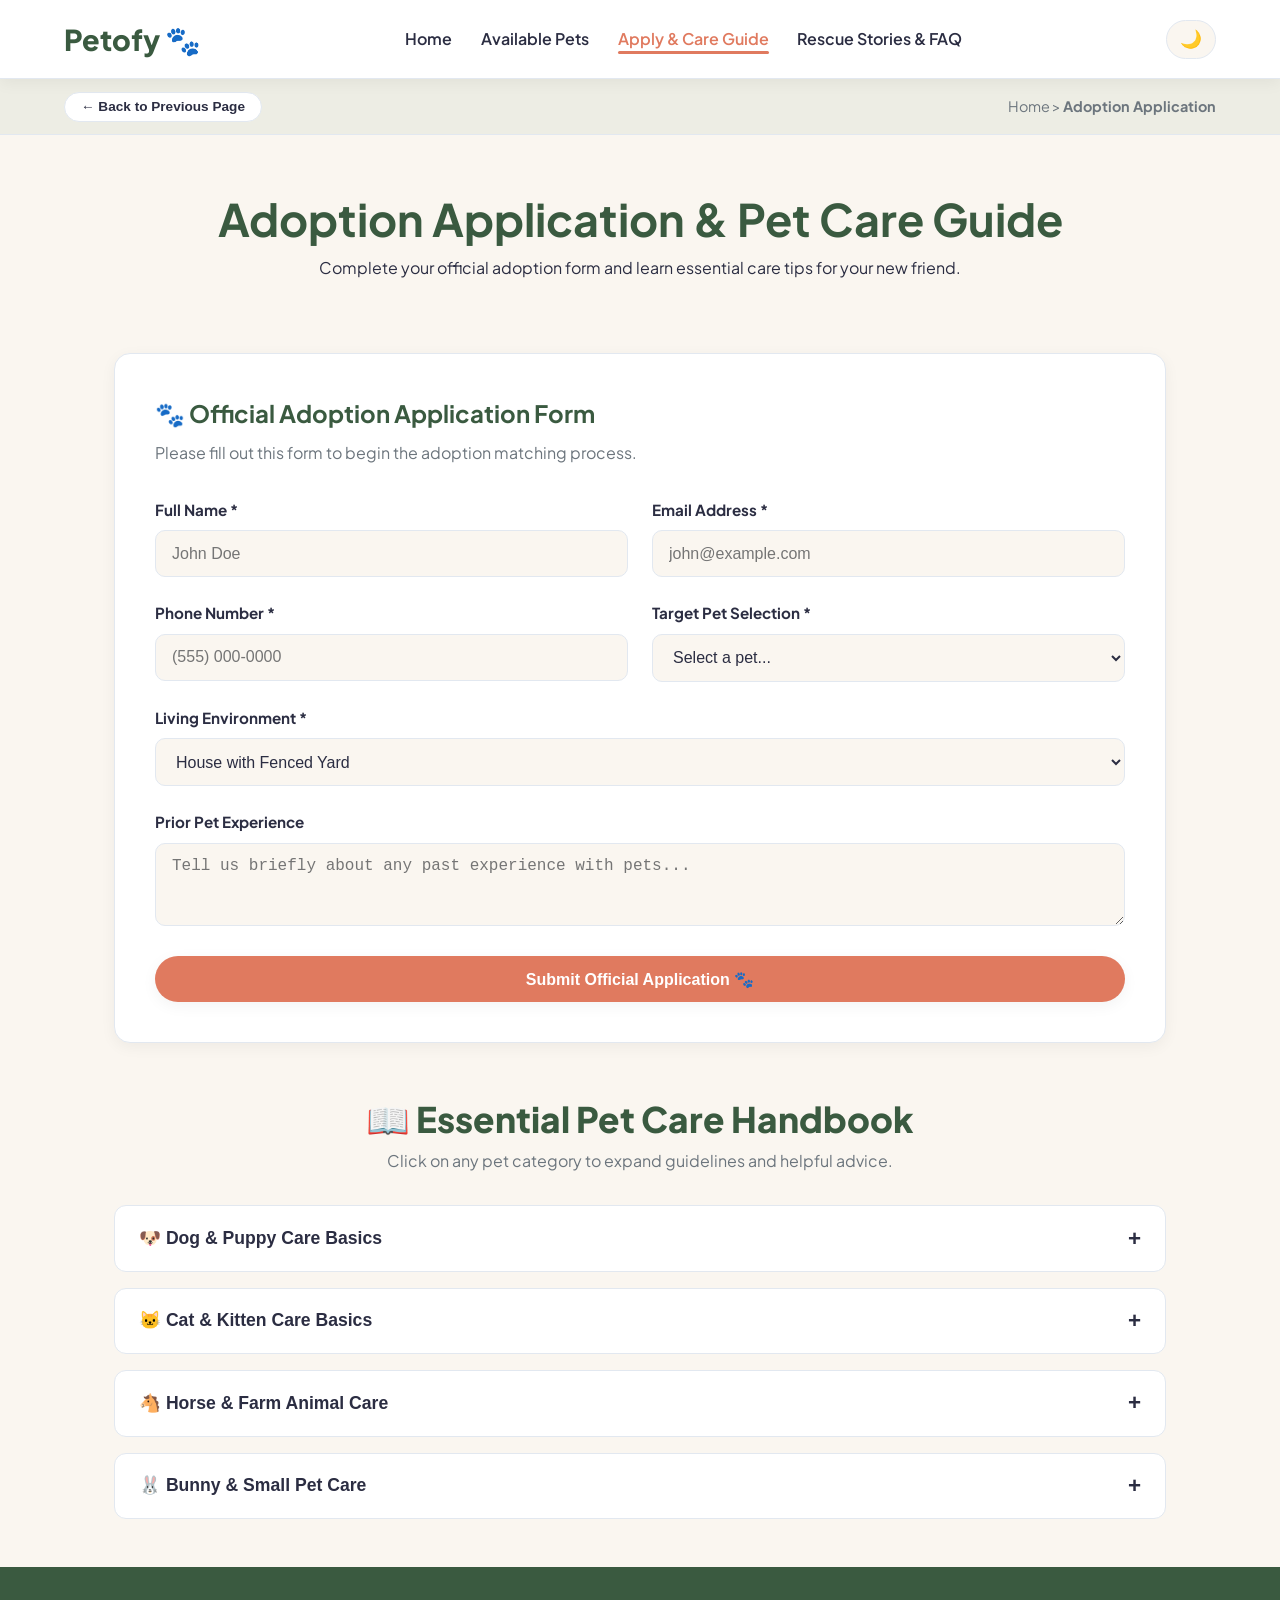
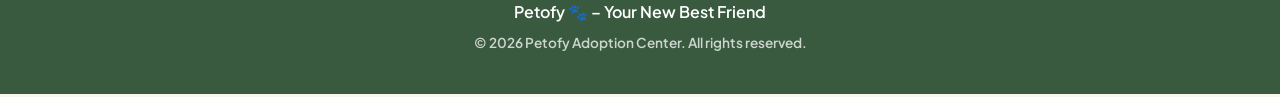
<file: apply.html>
<!DOCTYPE html>
<html lang="en">
<head>
    <meta charset="UTF-8">
    <meta name="viewport" content="width=device-width, initial-scale=1.0">
    <title>Adoption Application & Pet Care Guide – Petofy</title>
    <link rel="stylesheet" href="style.css">
    <link rel="preconnect" href="https://fonts.googleapis.com">
    <link rel="preconnect" href="https://fonts.gstatic.com" crossorigin>
    <link href="https://fonts.googleapis.com/css2?family=Plus+Jakarta+Sans:wght@400;500;600;700;800&display=swap" rel="stylesheet">
</head>
<body>

    <!-- Navigation Bar -->
    <nav class="navbar">
        <div class="nav-container">
            <a href="index.html" class="nav-logo">Petofy <span>🐾</span></a>
            <button class="hamburger" id="hamburgerBtn" aria-label="Toggle Navigation">☰</button>
            <ul class="nav-links" id="navLinks">
                <li><a href="index.html">Home</a></li>
                <li><a href="pets.html">Available Pets</a></li>
                <li><a href="apply.html" class="active">Apply & Care Guide</a></li>
                <li><a href="stories.html">Rescue Stories & FAQ</a></li>
            </ul>
            <button class="theme-toggle" id="themeToggleBtn" aria-label="Toggle Dark/Light Mode">🌙</button>
        </div>
    </nav>

    <!-- Breadcrumb Bar & Back Button -->
    <div class="breadcrumb-bar">
        <div class="breadcrumb-container">
            <button class="back-btn" id="backBtn">← Back to Previous Page</button>
            <span class="breadcrumb-path">Home &gt; <strong id="currentBreadcrumb">Adoption Application</strong></span>
        </div>
    </div>

    <!-- Page Header Banner -->
    <header class="pets-banner">
        <h1>Adoption Application & Pet Care Guide</h1>
        <p>Complete your official adoption form and learn essential care tips for your new friend.</p>
    </header>

    <main class="page-container">
        <!-- Application Form Section -->
        <section class="form-section">
            <div class="form-card">
                <h2>🐾 Official Adoption Application Form</h2>
                <p class="form-intro">Please fill out this form to begin the adoption matching process.</p>
                
                <div id="appSuccessAlert" class="alert-success hidden">
                    <h3>🎉 Application Received Successfully!</h3>
                    <p id="appSuccessText">Your application has been logged into our system.</p>
                    <p class="ref-tag">Confirmation ID: <strong id="appRefCode">#PET-2026-0000</strong></p>
                </div>

                <form id="adoptionForm">
                    <div class="form-row">
                        <div class="form-group">
                            <label for="applicantName">Full Name *</label>
                            <input type="text" id="applicantName" placeholder="John Doe" required>
                        </div>
                        <div class="form-group">
                            <label for="applicantEmail">Email Address *</label>
                            <input type="email" id="applicantEmail" placeholder="john@example.com" required>
                        </div>
                    </div>

                    <div class="form-row">
                        <div class="form-group">
                            <label for="applicantPhone">Phone Number *</label>
                            <input type="tel" id="applicantPhone" placeholder="(555) 000-0000" required>
                        </div>
                        <div class="form-group">
                            <label for="targetPet">Target Pet Selection *</label>
                            <select id="targetPet" required>
                                <option value="">Select a pet...</option>
                                <option value="Coco">Coco – Persian Cat (20 Days)</option>
                                <option value="Rex">Rex – Golden Retriever (2 Years)</option>
                                <option value="Icy">Icy – Donkey (1 Year)</option>
                                <option value="Frost">Frost – Horse (1.5 Years)</option>
                                <option value="Bella">Bella – Bunny (6 Months)</option>
                                <option value="Milo">Milo – Siamese Cat (1 Year)</option>
                                <option value="Luna">Luna – French Bulldog (8 Months)</option>
                                <option value="Barnaby">Barnaby – Pygmy Goat (2 Years)</option>
                            </select>
                        </div>
                    </div>

                    <div class="form-group">
                        <label for="homeType">Living Environment *</label>
                        <select id="homeType" required>
                            <option value="House with Fenced Yard">House with Fenced Yard</option>
                            <option value="Apartment / Condo">Apartment / Condo</option>
                            <option value="Farm / Acreage">Farm / Acreage</option>
                        </select>
                    </div>

                    <div class="form-group">
                        <label for="experience">Prior Pet Experience</label>
                        <textarea id="experience" rows="3" placeholder="Tell us briefly about any past experience with pets..."></textarea>
                    </div>

                    <button type="submit" class="btn btn-accent btn-block">Submit Official Application 🐾</button>
                </form>
            </div>
        </section>

        <!-- Pet Care Handbook Accordion Section -->
        <section class="handbook-section">
            <div class="section-header">
                <h2>📖 Essential Pet Care Handbook</h2>
                <p>Click on any pet category to expand guidelines and helpful advice.</p>
            </div>

            <div class="accordion">
                <div class="accordion-item">
                    <button class="accordion-header">
                        <span>🐶 Dog & Puppy Care Basics</span>
                        <span class="accordion-icon">+</span>
                    </button>
                    <div class="accordion-content">
                        <p><strong>Nutrition:</strong> Feed high-quality protein meals twice daily according to age and body weight.</p>
                        <p><strong>Exercise:</strong> Ensure at least 45 minutes of active walk or play daily.</p>
                        <p><strong>Veterinary:</strong> Schedule annual vaccinations, flea/tick preventatives, and dental checks.</p>
                    </div>
                </div>

                <div class="accordion-item">
                    <button class="accordion-header">
                        <span>🐱 Cat & Kitten Care Basics</span>
                        <span class="accordion-icon">+</span>
                    </button>
                    <div class="accordion-content">
                        <p><strong>Litter Box:</strong> Keep clean daily and place in a low-traffic area.</p>
                        <p><strong>Scratching Posts:</strong> Provide sisal or cardboard scratchers to protect furniture.</p>
                        <p><strong>Hydration:</strong> Cats love running water; consider a stainless steel water fountain.</p>
                    </div>
                </div>

                <div class="accordion-item">
                    <button class="accordion-header">
                        <span>🐴 Horse & Farm Animal Care</span>
                        <span class="accordion-icon">+</span>
                    </button>
                    <div class="accordion-content">
                        <p><strong>Shelter:</strong> Require sturdy three-sided run-in sheds or dry barn stalls.</p>
                        <p><strong>Diet:</strong> Unlimited clean forage/hay alongside fresh non-freezing water supplies.</p>
                        <p><strong>Hoof Care:</strong> Trim hooves every 6 to 8 weeks with a certified farrier.</p>
                    </div>
                </div>

                <div class="accordion-item">
                    <button class="accordion-header">
                        <span>🐰 Bunny & Small Pet Care</span>
                        <span class="accordion-icon">+</span>
                    </button>
                    <div class="accordion-content">
                        <p><strong>Hay Supply:</strong> Timothy hay should comprise 80% of their daily diet.</p>
                        <p><strong>Chew Toys:</strong> Provide applewood sticks or cardboard tunnels to keep teeth worn down naturally.</p>
                    </div>
                </div>
            </div>
        </section>
    </main>

    <!-- Footer -->
    <footer class="footer">
        <div class="footer-content">
            <p>Petofy 🐾 – Your New Best Friend</p>
            <p class="copyright">&copy; 2026 Petofy Adoption Center. All rights reserved.</p>
        </div>
    </footer>

    <script src="script.js"></script>
</body>
</html>
</file>
<file: style.css>
/* ==========================================================================
   Petofy Theme Variables & Base Styles
   ========================================================================== */
:root {
    --bg-main: #faf6f0;           /* Soft cream/off-white background */
    --card-bg: #ffffff;           /* White card background */
    --primary: #588157;           /* Soft pastel green */
    --primary-dark: #3a5a40;      /* Darker green for hover */
    --accent-orange: #e07a5f;    /* Warm orange accents */
    --accent-orange-hover: #d06043;
    --brown-light: #d4a373;       /* Warm light brown */
    --text-main: #2b2d42;         /* Dark navy for text */
    --text-muted: #6c757d;       /* Muted gray text */
    --border-color: #e2e8f0;
    --border-radius: 16px;
    --shadow-sm: 0 4px 15px rgba(0, 0, 0, 0.05);
    --shadow-md: 0 10px 25px rgba(43, 45, 66, 0.08);
    --shadow-hover: 0 15px 35px rgba(43, 45, 66, 0.15);
    --transition: all 0.3s cubic-bezier(0.25, 0.8, 0.25, 1);
}

/* Dark Theme Variables */
body.dark-mode {
    --bg-main: #12181b;
    --card-bg: #1e262c;
    --primary: #70a270;
    --primary-dark: #8fc28f;
    --accent-orange: #f28f79;
    --text-main: #f1f5f9;
    --text-muted: #94a3b8;
    --border-color: #334155;
    --shadow-sm: 0 4px 15px rgba(0, 0, 0, 0.3);
    --shadow-md: 0 10px 25px rgba(0, 0, 0, 0.4);
}

* {
    margin: 0;
    padding: 0;
    box-sizing: border-box;
}

body {
    font-family: 'Plus Jakarta Sans', system-ui, -apple-system, sans-serif;
    background-color: var(--bg-main);
    color: var(--text-main);
    line-height: 1.6;
    overflow-x: hidden;
    transition: background-color 0.3s ease, color 0.3s ease;
}

/* Navigation Bar */
.navbar {
    background-color: var(--card-bg);
    position: sticky;
    top: 0;
    z-index: 1000;
    box-shadow: var(--shadow-sm);
    padding: 1rem 0;
    border-bottom: 1px solid var(--border-color);
}

.nav-container {
    max-width: 1200px;
    margin: 0 auto;
    padding: 0 1.5rem;
    display: flex;
    justify-content: space-between;
    align-items: center;
}

.nav-logo {
    font-size: 1.8rem;
    font-weight: 800;
    color: var(--primary-dark);
    text-decoration: none;
    display: flex;
    align-items: center;
    gap: 0.3rem;
}

.nav-links {
    list-style: none;
    display: flex;
    gap: 1.8rem;
    align-items: center;
}

.nav-links a {
    text-decoration: none;
    color: var(--text-main);
    font-weight: 600;
    transition: var(--transition);
    position: relative;
    padding: 0.3rem 0;
}

.nav-links a:hover,
.nav-links a.active {
    color: var(--accent-orange);
}

.nav-links a.active::after {
    content: '';
    position: absolute;
    bottom: 0;
    left: 0;
    width: 100%;
    height: 3px;
    background-color: var(--accent-orange);
    border-radius: 2px;
}

.theme-toggle {
    background: var(--bg-main);
    border: 1px solid var(--border-color);
    padding: 0.5rem 0.8rem;
    border-radius: 50px;
    cursor: pointer;
    font-size: 1.1rem;
    color: var(--text-main);
    transition: var(--transition);
}

.theme-toggle:hover {
    transform: scale(1.1);
}

.hamburger {
    display: none;
    background: none;
    border: none;
    font-size: 1.8rem;
    cursor: pointer;
    color: var(--text-main);
}

/* Breadcrumb & Back Button Bar */
.breadcrumb-bar {
    background-color: rgba(88, 129, 87, 0.08);
    padding: 0.8rem 0;
    border-bottom: 1px solid var(--border-color);
}

.breadcrumb-container {
    max-width: 1200px;
    margin: 0 auto;
    padding: 0 1.5rem;
    display: flex;
    align-items: center;
    justify-content: space-between;
}

.back-btn {
    background-color: var(--card-bg);
    border: 1px solid var(--border-color);
    padding: 0.4rem 1rem;
    border-radius: 30px;
    color: var(--text-main);
    font-weight: 700;
    cursor: pointer;
    transition: var(--transition);
    font-size: 0.85rem;
}

.back-btn:hover {
    background-color: var(--primary);
    color: white;
    border-color: var(--primary);
}

.breadcrumb-path {
    font-size: 0.9rem;
    color: var(--text-muted);
}

/* Hero Section */
.hero-section {
    text-align: center;
    padding: 4rem 1.5rem 3rem 1.5rem;
    max-width: 900px;
    margin: 0 auto;
}

.hero-badge {
    background-color: rgba(88, 129, 87, 0.15);
    color: var(--primary-dark);
    padding: 0.4rem 1.2rem;
    border-radius: 50px;
    font-size: 0.9rem;
    font-weight: 700;
    display: inline-block;
    margin-bottom: 1rem;
}

.hero-section h1 {
    font-size: 3.5rem;
    font-weight: 800;
    color: var(--primary-dark);
    letter-spacing: -1px;
}

.hero-subtitle {
    font-size: 1.8rem;
    color: var(--accent-orange);
    margin-bottom: 1rem;
    font-weight: 700;
}

.hero-description {
    font-size: 1.15rem;
    color: var(--text-muted);
    max-width: 700px;
    margin: 0 auto 2rem auto;
}

.hero-actions {
    display: flex;
    gap: 1rem;
    justify-content: center;
    flex-wrap: wrap;
}

/* Buttons */
.btn {
    display: inline-block;
    padding: 0.85rem 2rem;
    font-size: 1rem;
    font-weight: 700;
    border-radius: 50px;
    text-decoration: none;
    border: none;
    cursor: pointer;
    transition: var(--transition);
    box-shadow: var(--shadow-sm);
    text-align: center;
}

.btn-primary {
    background-color: var(--primary);
    color: white;
}

.btn-primary:hover {
    background-color: var(--primary-dark);
    transform: translateY(-2px);
    box-shadow: var(--shadow-md);
}

.btn-secondary {
    background-color: var(--card-bg);
    color: var(--text-main);
    border: 2px solid var(--primary);
}

.btn-secondary:hover {
    background-color: var(--primary);
    color: white;
}

.btn-accent {
    background-color: var(--accent-orange);
    color: white;
}

.btn-accent:hover {
    background-color: var(--accent-orange-hover);
    transform: translateY(-2px);
    box-shadow: var(--shadow-md);
}

.btn-block {
    width: 100%;
}

/* Stats Section */
.stats-section {
    background-color: var(--card-bg);
    padding: 2.5rem 1.5rem;
    margin: 2rem 0;
    border-y: 1px solid var(--border-color);
}

.stats-container {
    max-width: 1100px;
    margin: 0 auto;
    display: grid;
    grid-template-columns: repeat(auto-fit, minmax(200px, 1fr));
    gap: 2rem;
    text-align: center;
}

.stat-number {
    font-size: 2.5rem;
    font-weight: 800;
    color: var(--accent-orange);
}

.stat-label {
    font-size: 0.95rem;
    color: var(--text-muted);
    font-weight: 600;
}

/* Image Slider Section */
.slider-section, .about-section, .page-container {
    max-width: 1100px;
    margin: 3rem auto;
    padding: 0 1.5rem;
}

.section-header {
    text-align: center;
    margin-bottom: 2rem;
}

.section-header h2 {
    font-size: 2.2rem;
    color: var(--primary-dark);
    font-weight: 800;
}

.section-header p {
    color: var(--text-muted);
}

.slider-container {
    position: relative;
    border-radius: var(--border-radius);
    overflow: hidden;
    box-shadow: var(--shadow-md);
    max-height: 480px;
}

.slider-wrapper {
    position: relative;
    width: 100%;
    height: 480px;
}

.slide {
    position: absolute;
    top: 0;
    left: 0;
    width: 100%;
    height: 100%;
    opacity: 0;
    transition: opacity 0.8s ease-in-out;
    pointer-events: none;
}

.slide.active {
    opacity: 1;
    pointer-events: auto;
}

.slide img {
    width: 100%;
    height: 100%;
    object-fit: cover;
}

.slide-caption {
    position: absolute;
    bottom: 0;
    left: 0;
    right: 0;
    background: linear-gradient(transparent, rgba(0, 0, 0, 0.8));
    color: white;
    padding: 2.5rem 2rem 1.5rem 2rem;
}

.slide-caption h3 {
    font-size: 1.8rem;
    margin-bottom: 0.3rem;
}

.slider-btn {
    position: absolute;
    top: 50%;
    transform: translateY(-50%);
    background-color: rgba(255, 255, 255, 0.85);
    border: none;
    width: 45px;
    height: 45px;
    border-radius: 50%;
    font-size: 1.2rem;
    cursor: pointer;
    transition: var(--transition);
    z-index: 10;
    color: #2b2d42;
}

.slider-btn:hover {
    background-color: white;
    transform: translateY(-50%) scale(1.1);
}

.prev-btn { left: 15px; }
.next-btn { right: 15px; }

.slider-dots {
    position: absolute;
    bottom: 15px;
    left: 50%;
    transform: translateX(-50%);
    display: flex;
    gap: 8px;
    z-index: 10;
}

.dot {
    width: 12px;
    height: 12px;
    border-radius: 50%;
    background-color: rgba(255, 255, 255, 0.5);
    cursor: pointer;
    transition: var(--transition);
}

.dot.active {
    background-color: var(--accent-orange);
    width: 28px;
    border-radius: 10px;
}

/* Features Grid */
.features-grid {
    display: grid;
    grid-template-columns: repeat(auto-fit, minmax(250px, 1fr));
    gap: 2rem;
}

.feature-card {
    background: var(--card-bg);
    padding: 2rem;
    border-radius: var(--border-radius);
    text-align: center;
    box-shadow: var(--shadow-sm);
    border: 1px solid var(--border-color);
    transition: var(--transition);
}

.feature-card:hover {
    transform: translateY(-5px);
    box-shadow: var(--shadow-md);
}

.feature-icon {
    font-size: 3rem;
    margin-bottom: 1rem;
}

/* Pets Page & Gallery Grid */
.pets-banner {
    text-align: center;
    padding: 3rem 1.5rem 1.5rem 1.5rem;
}

.pets-banner h1 {
    font-size: 2.8rem;
    color: var(--primary-dark);
}

.controls-section {
    max-width: 1100px;
    margin: 0 auto 2.5rem auto;
    padding: 0 1.5rem;
}

.controls-container {
    display: flex;
    flex-direction: column;
    gap: 1.5rem;
    align-items: center;
}

.search-box {
    position: relative;
    width: 100%;
    max-width: 500px;
}

.search-box input {
    width: 100%;
    padding: 0.9rem 1rem 0.9rem 2.8rem;
    border: 2px solid var(--border-color);
    border-radius: 50px;
    font-size: 1rem;
    outline: none;
    transition: var(--transition);
    background-color: var(--card-bg);
    color: var(--text-main);
}

.search-box input:focus {
    border-color: var(--primary);
    box-shadow: 0 0 0 4px rgba(88, 129, 87, 0.15);
}

.search-icon {
    position: absolute;
    left: 1rem;
    top: 50%;
    transform: translateY(-50%);
    font-size: 1.1rem;
}

.filter-buttons {
    display: flex;
    flex-wrap: wrap;
    gap: 0.6rem;
    justify-content: center;
}

.filter-btn {
    padding: 0.5rem 1.3rem;
    border-radius: 50px;
    border: 2px solid var(--primary);
    background-color: transparent;
    color: var(--text-main);
    font-weight: 600;
    cursor: pointer;
    transition: var(--transition);
}

.filter-btn.active, .filter-btn:hover {
    background-color: var(--primary);
    color: white;
}

.gallery-section {
    max-width: 1200px;
    margin: 0 auto 4rem auto;
    padding: 0 1.5rem;
    min-height: 400px;
}

.pet-grid {
    display: grid;
    grid-template-columns: repeat(auto-fill, minmax(260px, 1fr));
    gap: 2rem;
}

.pet-card {
    background-color: var(--card-bg);
    border-radius: var(--border-radius);
    overflow: hidden;
    box-shadow: var(--shadow-sm);
    border: 1px solid var(--border-color);
    transition: var(--transition);
    display: flex;
    flex-direction: column;
}

.pet-card:hover {
    transform: translateY(-8px);
    box-shadow: var(--shadow-hover);
}

.pet-card-img {
    width: 100%;
    height: 210px;
    object-fit: cover;
}

.pet-card-body {
    padding: 1.5rem;
    display: flex;
    flex-direction: column;
    flex-grow: 1;
}

.pet-card-header {
    display: flex;
    justify-content: space-between;
    align-items: center;
    margin-bottom: 0.5rem;
}

.pet-name {
    font-size: 1.4rem;
    font-weight: 700;
    color: var(--text-main);
}

.badge {
    padding: 0.25rem 0.75rem;
    border-radius: 20px;
    font-size: 0.75rem;
    font-weight: 700;
    text-transform: uppercase;
    background-color: rgba(88, 129, 87, 0.2);
    color: var(--primary-dark);
}

.pet-info {
    font-size: 0.95rem;
    color: var(--text-muted);
    margin-bottom: 1.2rem;
}

.fee-badge {
    font-weight: 700;
    color: var(--accent-orange);
}

.no-results {
    text-align: center;
    padding: 3rem;
    font-size: 1.2rem;
    color: var(--text-muted);
}

.hidden {
    display: none !important;
}

/* Modals */
.modal-overlay {
    position: fixed;
    top: 0;
    left: 0;
    width: 100%;
    height: 100%;
    background-color: rgba(0, 0, 0, 0.65);
    backdrop-filter: blur(4px);
    display: flex;
    align-items: center;
    justify-content: center;
    z-index: 2000;
    padding: 1rem;
}

.modal-content {
    background-color: var(--card-bg);
    border-radius: 20px;
    max-width: 650px;
    width: 100%;
    position: relative;
    overflow: hidden;
    box-shadow: 0 20px 40px rgba(0,0,0,0.3);
}

.modal-close {
    position: absolute;
    top: 15px;
    right: 20px;
    background: rgba(255, 255, 255, 0.8);
    border: none;
    font-size: 2rem;
    cursor: pointer;
    z-index: 10;
    width: 40px;
    height: 40px;
    border-radius: 50%;
    color: #2b2d42;
    transition: var(--transition);
}

.modal-close:hover {
    background-color: var(--accent-orange);
    color: white;
}

.modal-body {
    display: flex;
    flex-direction: column;
}

.modal-image-container {
    width: 100%;
    height: 280px;
}

.modal-image-container img {
    width: 100%;
    height: 100%;
    object-fit: cover;
}

.modal-details {
    padding: 2rem;
}

.modal-details h2 {
    font-size: 2rem;
    margin: 0.3rem 0 1rem 0;
    color: var(--primary-dark);
}

.detail-row {
    display: flex;
    gap: 1.5rem;
    margin-bottom: 0.8rem;
    font-size: 1rem;
}

.modal-desc {
    margin: 1rem 0 1.8rem 0;
    color: var(--text-muted);
}

.modal-actions {
    display: flex;
    flex-direction: column;
    gap: 0.8rem;
}

.success-modal {
    text-align: center;
    padding: 3rem 2rem;
    max-width: 500px;
}

.success-icon {
    font-size: 4rem;
    margin-bottom: 1rem;
}

.success-title {
    color: var(--accent-orange);
    font-size: 1.8rem;
    font-weight: 800;
    margin-bottom: 0.8rem;
}

.success-subtitle {
    font-size: 1.1rem;
    color: var(--text-main);
    margin-bottom: 1.5rem;
}

.reference-box {
    background-color: rgba(88, 129, 87, 0.1);
    padding: 0.8rem;
    border-radius: 10px;
    margin-bottom: 1.5rem;
    font-size: 0.95rem;
}

/* Forms & Accordions */
.form-card {
    background: var(--card-bg);
    padding: 2.5rem;
    border-radius: var(--border-radius);
    box-shadow: var(--shadow-sm);
    border: 1px solid var(--border-color);
    margin-bottom: 3rem;
}

.form-card h2 {
    color: var(--primary-dark);
    margin-bottom: 0.5rem;
}

.form-intro {
    color: var(--text-muted);
    margin-bottom: 2rem;
}

.form-row {
    display: grid;
    grid-template-columns: 1fr 1fr;
    gap: 1.5rem;
}

.form-group {
    margin-bottom: 1.5rem;
}

.form-group label {
    display: block;
    font-weight: 700;
    margin-bottom: 0.5rem;
    font-size: 0.95rem;
}

.form-group input, .form-group select, .form-group textarea {
    width: 100%;
    padding: 0.85rem 1rem;
    border: 1px solid var(--border-color);
    border-radius: 10px;
    background-color: var(--bg-main);
    color: var(--text-main);
    font-size: 1rem;
    outline: none;
    transition: var(--transition);
}

.form-group input:focus, .form-group select:focus, .form-group textarea:focus {
    border-color: var(--primary);
    box-shadow: 0 0 0 3px rgba(88, 129, 87, 0.15);
}

.alert-success {
    background-color: rgba(88, 129, 87, 0.15);
    border: 1px solid var(--primary);
    padding: 1.5rem;
    border-radius: 12px;
    margin-bottom: 1.5rem;
    text-align: center;
}

/* Accordion */
.accordion-item {
    background: var(--card-bg);
    border: 1px solid var(--border-color);
    border-radius: 12px;
    margin-bottom: 1rem;
    overflow: hidden;
}

.accordion-header {
    width: 100%;
    padding: 1.2rem 1.5rem;
    background: none;
    border: none;
    text-align: left;
    font-size: 1.1rem;
    font-weight: 700;
    color: var(--text-main);
    cursor: pointer;
    display: flex;
    justify-content: space-between;
    align-items: center;
}

.accordion-content {
    padding: 0 1.5rem 1.5rem 1.5rem;
    display: none;
    color: var(--text-muted);
    border-top: 1px solid var(--border-color);
    padding-top: 1rem;
}

.accordion-item.active .accordion-content {
    display: block;
}

.accordion-item.active .accordion-icon {
    transform: rotate(45deg);
}

.accordion-icon {
    font-size: 1.4rem;
    transition: var(--transition);
}

/* Stories & Contact */
.stories-grid {
    display: grid;
    grid-template-columns: repeat(auto-fit, minmax(300px, 1fr));
    gap: 2rem;
    margin-bottom: 4rem;
}

.story-card {
    background: var(--card-bg);
    border-radius: var(--border-radius);
    overflow: hidden;
    box-shadow: var(--shadow-sm);
    border: 1px solid var(--border-color);
}

.story-card img {
    width: 100%;
    height: 220px;
    object-fit: cover;
}

.story-content {
    padding: 1.5rem;
}

.story-meta {
    font-size: 0.85rem;
    color: var(--accent-orange);
    font-weight: 700;
    margin: 0.3rem 0 0.8rem 0;
}

.contact-grid {
    display: grid;
    grid-template-columns: 1fr 1fr;
    gap: 2rem;
    background: var(--card-bg);
    padding: 2.5rem;
    border-radius: var(--border-radius);
    border: 1px solid var(--border-color);
}

/* Footer */
.footer {
    background-color: var(--primary-dark);
    color: white;
    text-align: center;
    padding: 2rem 1.5rem;
    margin-top: auto;
}

.footer-content p {
    margin-bottom: 0.5rem;
    font-weight: 600;
}

.copyright {
    font-size: 0.85rem;
    opacity: 0.75;
}

@media (max-width: 768px) {
    .hero-section h1 { font-size: 2.6rem; }
    .hero-subtitle { font-size: 1.4rem; }
    .hamburger { display: block; }
    .nav-links {
        display: none;
        flex-direction: column;
        position: absolute;
        top: 100%;
        left: 0;
        width: 100%;
        background-color: var(--card-bg);
        padding: 1.5rem;
        box-shadow: var(--shadow-md);
        gap: 1rem;
    }
    .nav-links.show { display: flex; }
    .slider-wrapper { height: 300px; }
    .form-row, .contact-grid { grid-template-columns: 1fr; }
}
</file>
